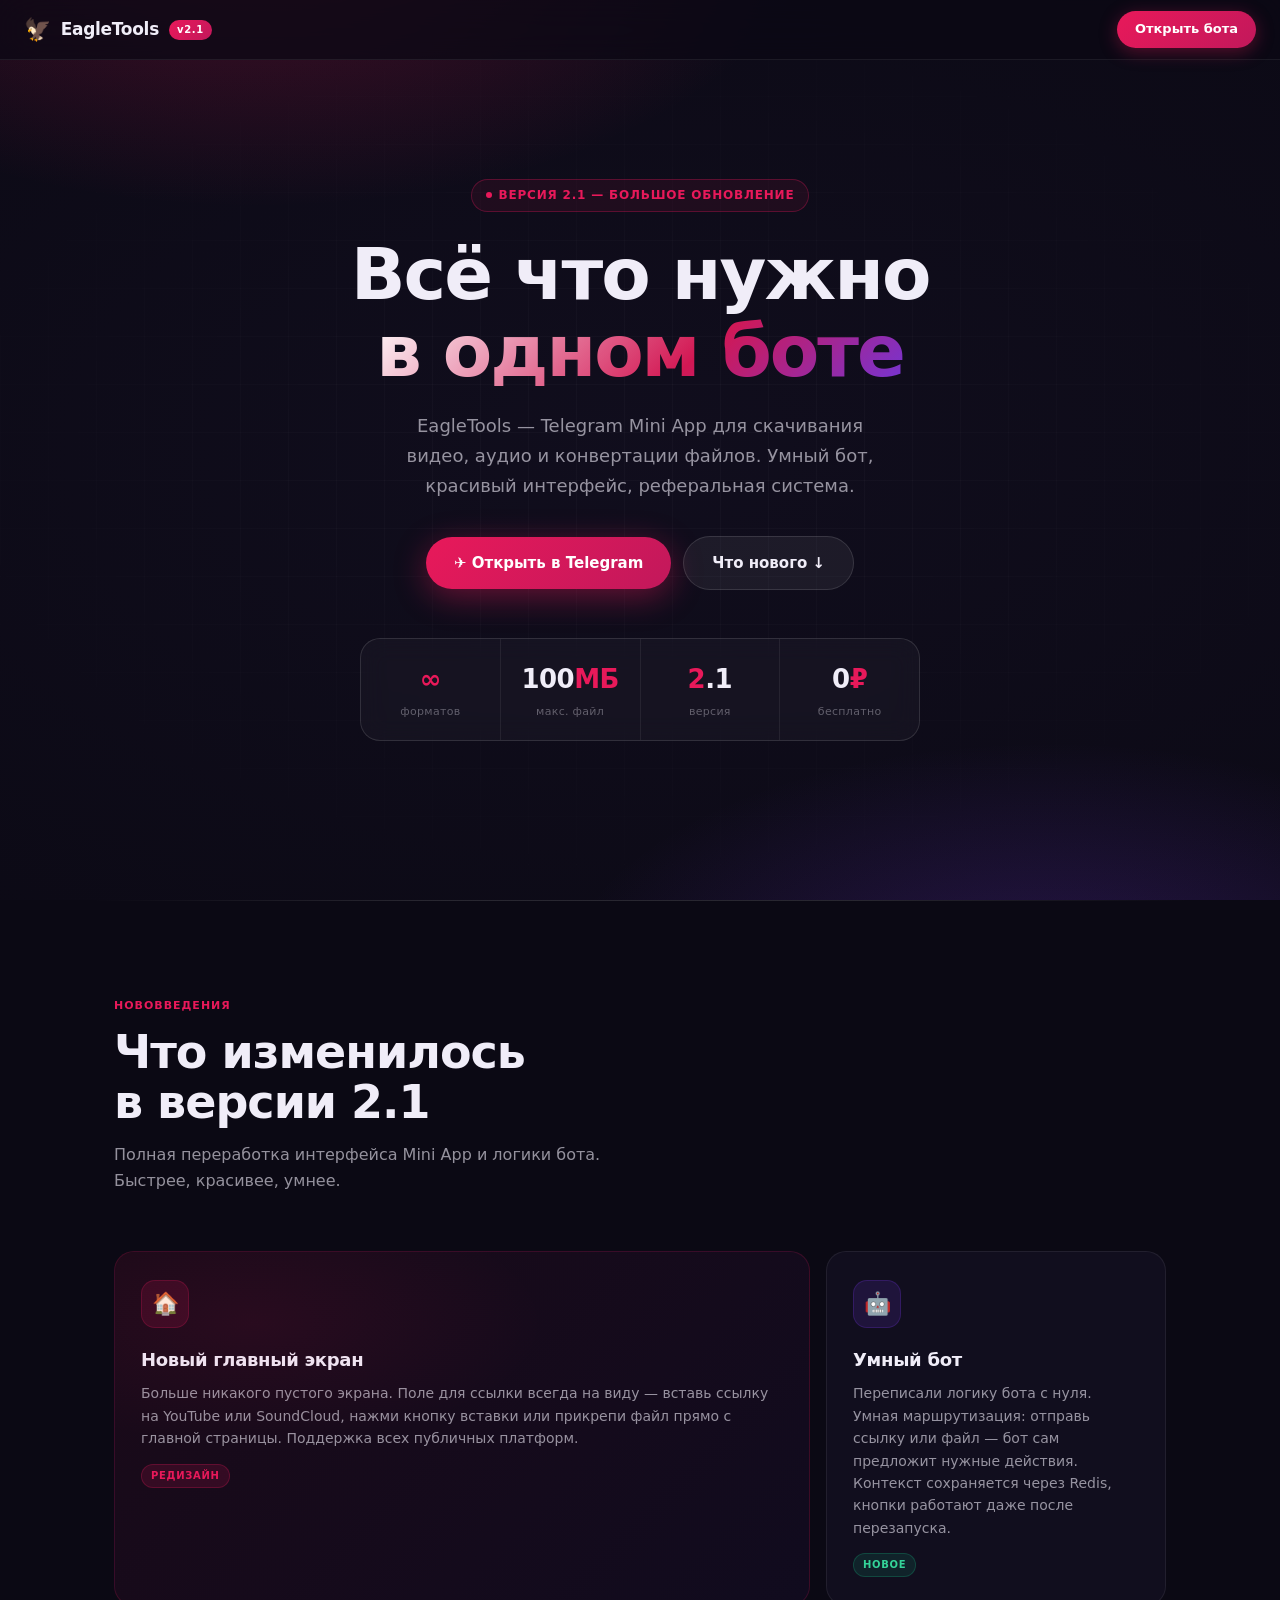
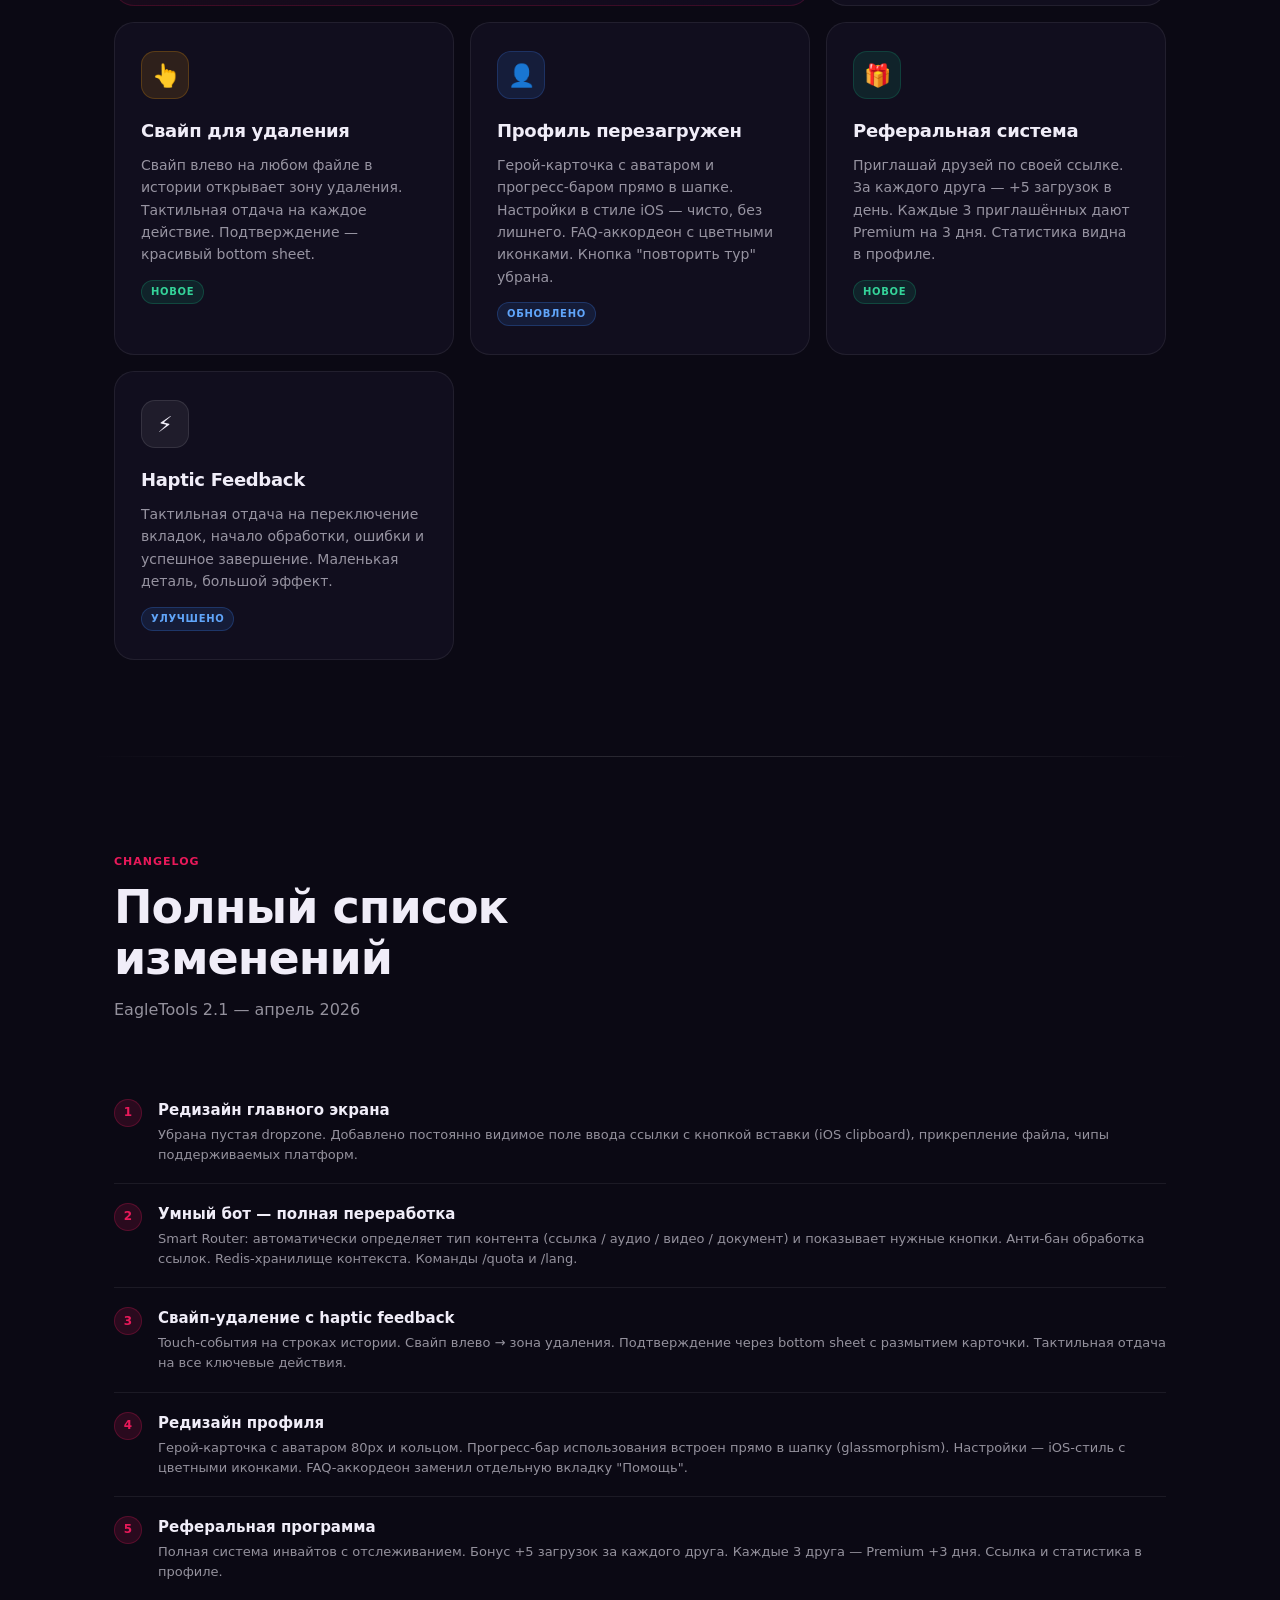
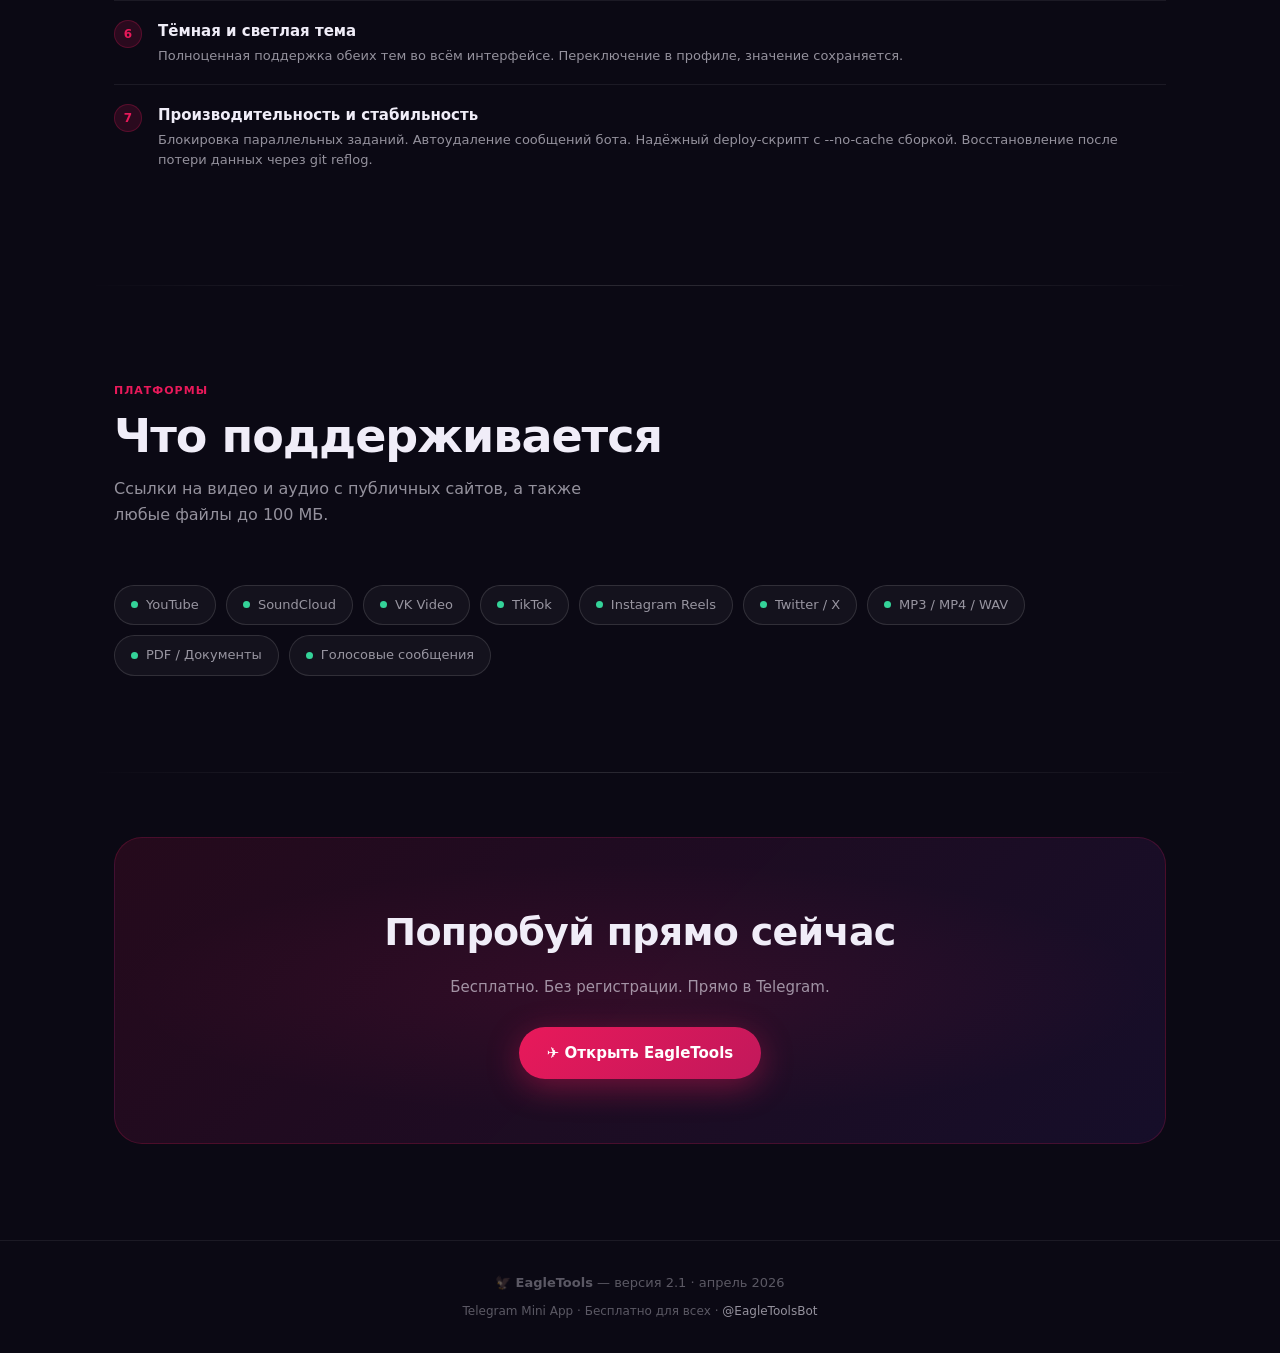
<file: landing/index.html>
<!doctype html>
<html lang="ru">
<head>
  <meta charset="utf-8" />
  <meta name="viewport" content="width=device-width, initial-scale=1" />
  <meta name="description" content="EagleTools — Telegram Mini App для скачивания видео, аудио и конвертации файлов. Версия 2.1" />
  <title>EagleTools 2.1 — что нового</title>
  <style>
    *, *::before, *::after { box-sizing: border-box; margin: 0; padding: 0; }

    :root {
      --rose:    #e8195a;
      --rose2:   #c2185b;
      --purple:  #7c3aed;
      --purple2: #5b21b6;
      --bg:      #0b0914;
      --bg2:     #110e1e;
      --bg3:     #18132a;
      --text:    #f0edf8;
      --text2:   rgba(240,237,248,.6);
      --text3:   rgba(240,237,248,.35);
      --border:  rgba(255,255,255,.07);
      --border2: rgba(255,255,255,.12);
      --font: -apple-system, BlinkMacSystemFont, "SF Pro Display", "Segoe UI", system-ui, sans-serif;
    }

    html { scroll-behavior: smooth; }
    body {
      font-family: var(--font);
      background: var(--bg);
      color: var(--text);
      min-height: 100vh;
      line-height: 1.6;
      overflow-x: hidden;
    }

    /* ── NAV ── */
    nav {
      position: fixed; top: 0; left: 0; right: 0; z-index: 100;
      display: flex; align-items: center; justify-content: space-between;
      padding: 0 24px; height: 60px;
      background: rgba(11,9,20,.75);
      backdrop-filter: blur(20px); -webkit-backdrop-filter: blur(20px);
      border-bottom: 1px solid var(--border);
    }
    .nav-brand { display: flex; align-items: center; gap: 10px; font-size: 17px; font-weight: 700; letter-spacing: -.3px; color: var(--text); text-decoration: none; }
    .nav-logo { font-size: 22px; }
    .nav-badge {
      font-size: 10px; font-weight: 700; letter-spacing: .7px;
      padding: 2px 8px; border-radius: 999px;
      background: linear-gradient(135deg, var(--rose), var(--rose2));
      color: #fff;
    }
    .nav-cta {
      padding: 8px 18px; border-radius: 999px;
      background: linear-gradient(135deg, var(--rose), var(--rose2));
      color: #fff; font-size: 13px; font-weight: 600;
      text-decoration: none; border: none; cursor: pointer;
      box-shadow: 0 4px 18px rgba(232,25,90,.35);
      transition: opacity .15s, transform .12s;
    }
    .nav-cta:hover { opacity: .88; transform: translateY(-1px); }

    /* ── HERO ── */
    .hero {
      position: relative; min-height: 100vh;
      display: flex; flex-direction: column;
      align-items: center; justify-content: center;
      padding: 100px 24px 80px;
      text-align: center; overflow: hidden;
    }
    .hero-bg {
      position: absolute; inset: 0; z-index: 0;
      background:
        radial-gradient(ellipse 80% 60% at 20% -10%, rgba(232,25,90,.28) 0%, transparent 55%),
        radial-gradient(ellipse 70% 50% at 82% 110%, rgba(124,58,237,.24) 0%, transparent 55%),
        radial-gradient(ellipse 100% 80% at 50% 50%, rgba(17,14,30,.9) 0%, transparent 100%);
      animation: heroPulse 8s ease-in-out infinite alternate;
    }
    @keyframes heroPulse {
      from { opacity: .8; }
      to   { opacity: 1; }
    }
    .hero-grid {
      position: absolute; inset: 0; z-index: 0;
      background-image:
        linear-gradient(rgba(255,255,255,.025) 1px, transparent 1px),
        linear-gradient(90deg, rgba(255,255,255,.025) 1px, transparent 1px);
      background-size: 48px 48px;
      mask-image: radial-gradient(ellipse 80% 70% at 50% 50%, black 20%, transparent 80%);
    }
    .hero-content { position: relative; z-index: 1; max-width: 680px; }
    .hero-tag {
      display: inline-flex; align-items: center; gap: 7px;
      font-size: 12px; font-weight: 600; letter-spacing: .8px; text-transform: uppercase;
      color: var(--rose);
      padding: 6px 14px; border-radius: 999px;
      border: 1px solid rgba(232,25,90,.3);
      background: rgba(232,25,90,.08);
      margin-bottom: 24px;
    }
    .hero-tag-dot { width: 6px; height: 6px; border-radius: 50%; background: var(--rose); animation: blink 1.6s ease-in-out infinite; }
    @keyframes blink { 0%,100%{opacity:1}50%{opacity:.3} }
    .hero-title {
      font-size: clamp(38px, 8vw, 72px);
      font-weight: 800; letter-spacing: -2px; line-height: 1.08;
      margin-bottom: 20px;
    }
    .hero-title .grad {
      background: linear-gradient(135deg, #fff 0%, rgba(232,25,90,.9) 60%, rgba(124,58,237,.9) 100%);
      -webkit-background-clip: text; -webkit-text-fill-color: transparent;
      background-clip: text;
    }
    .hero-sub {
      font-size: clamp(15px, 2.5vw, 18px);
      color: var(--text2); line-height: 1.65;
      max-width: 480px; margin: 0 auto 36px;
    }
    .hero-btns { display: flex; align-items: center; justify-content: center; gap: 12px; flex-wrap: wrap; }
    .btn-primary {
      display: inline-flex; align-items: center; gap: 8px;
      padding: 14px 28px; border-radius: 999px;
      background: linear-gradient(135deg, var(--rose), var(--rose2));
      color: #fff; font-size: 15px; font-weight: 700;
      text-decoration: none; border: none; cursor: pointer;
      box-shadow: 0 8px 32px rgba(232,25,90,.4);
      transition: transform .15s, box-shadow .15s;
    }
    .btn-primary:hover { transform: translateY(-2px); box-shadow: 0 12px 40px rgba(232,25,90,.5); }
    .btn-secondary {
      display: inline-flex; align-items: center; gap: 8px;
      padding: 14px 28px; border-radius: 999px;
      background: rgba(255,255,255,.06); border: 1px solid var(--border2);
      color: var(--text); font-size: 15px; font-weight: 600;
      text-decoration: none; cursor: pointer;
      transition: background .15s, transform .15s;
    }
    .btn-secondary:hover { background: rgba(255,255,255,.1); transform: translateY(-1px); }

    /* ── STATS BAR ── */
    .stats {
      display: flex; align-items: stretch; justify-content: center;
      gap: 0; margin-top: 64px;
      border: 1px solid var(--border2);
      border-radius: 20px; overflow: hidden;
      background: rgba(255,255,255,.03);
      backdrop-filter: blur(12px);
      max-width: 560px; margin-left: auto; margin-right: auto;
    }
    .stat { flex: 1; padding: 20px 16px; text-align: center; border-right: 1px solid var(--border); }
    .stat:last-child { border-right: none; }
    .stat-val { font-size: 26px; font-weight: 800; letter-spacing: -.5px; color: var(--text); }
    .stat-val span { color: var(--rose); }
    .stat-label { font-size: 11px; color: var(--text3); margin-top: 2px; font-weight: 500; letter-spacing: .3px; }

    /* ── SECTIONS ── */
    section { padding: 96px 24px; max-width: 1100px; margin: 0 auto; }
    .section-tag {
      font-size: 11px; font-weight: 700; letter-spacing: 1px; text-transform: uppercase;
      color: var(--rose); margin-bottom: 12px;
    }
    .section-title {
      font-size: clamp(28px, 5vw, 46px); font-weight: 800; letter-spacing: -1px;
      line-height: 1.1; margin-bottom: 14px;
    }
    .section-sub { font-size: 16px; color: var(--text2); max-width: 500px; line-height: 1.65; margin-bottom: 56px; }

    /* ── FEATURE GRID ── */
    .feat-grid { display: grid; grid-template-columns: repeat(auto-fit, minmax(300px, 1fr)); gap: 16px; }
    .feat-card {
      position: relative; overflow: hidden;
      padding: 28px 26px;
      border-radius: 20px;
      background: var(--bg2);
      border: 1px solid var(--border);
      transition: border-color .2s, transform .2s;
    }
    .feat-card:hover { border-color: var(--border2); transform: translateY(-3px); }
    .feat-card.is-hero {
      grid-column: span 2;
      background: linear-gradient(135deg, rgba(232,25,90,.07) 0%, rgba(124,58,237,.05) 100%);
      border-color: rgba(232,25,90,.18);
    }
    @media (max-width: 680px) { .feat-card.is-hero { grid-column: span 1; } }
    .feat-card__glow {
      position: absolute; inset: 0; border-radius: inherit;
      background: radial-gradient(ellipse 60% 50% at 20% 20%, rgba(232,25,90,.08), transparent 70%);
      pointer-events: none;
    }
    .feat-icon {
      width: 48px; height: 48px; border-radius: 14px;
      display: grid; place-items: center; font-size: 22px;
      margin-bottom: 18px;
    }
    .feat-icon--rose   { background: rgba(232,25,90,.14); border: 1px solid rgba(232,25,90,.22); }
    .feat-icon--purple { background: rgba(124,58,237,.14); border: 1px solid rgba(124,58,237,.22); }
    .feat-icon--blue   { background: rgba(59,130,246,.13); border: 1px solid rgba(59,130,246,.22); }
    .feat-icon--amber  { background: rgba(245,158,11,.13); border: 1px solid rgba(245,158,11,.22); }
    .feat-icon--ok     { background: rgba(16,185,129,.12); border: 1px solid rgba(16,185,129,.2); }
    .feat-icon--gray   { background: rgba(255,255,255,.06); border: 1px solid rgba(255,255,255,.1); }
    .feat-card__title { font-size: 18px; font-weight: 700; letter-spacing: -.3px; margin-bottom: 8px; }
    .feat-card__desc { font-size: 14px; color: var(--text2); line-height: 1.6; }
    .feat-tag {
      display: inline-block; margin-top: 14px;
      font-size: 10px; font-weight: 700; letter-spacing: .7px; text-transform: uppercase;
      padding: 3px 9px; border-radius: 999px;
      background: rgba(232,25,90,.14); color: var(--rose);
      border: 1px solid rgba(232,25,90,.25);
    }
    .feat-tag--new { background: rgba(16,185,129,.12); color: #34d399; border-color: rgba(16,185,129,.25); }
    .feat-tag--upd { background: rgba(59,130,246,.12); color: #60a5fa; border-color: rgba(59,130,246,.25); }

    /* ── CHANGELOG TABLE ── */
    .changelog { margin-top: 48px; }
    .cl-item {
      display: flex; align-items: flex-start; gap: 16px;
      padding: 18px 0; border-bottom: 1px solid var(--border);
    }
    .cl-item:last-child { border-bottom: none; }
    .cl-num {
      flex-shrink: 0; width: 28px; height: 28px; border-radius: 50%;
      display: grid; place-items: center; font-size: 12px; font-weight: 700;
      background: rgba(232,25,90,.14); border: 1px solid rgba(232,25,90,.25); color: var(--rose);
      margin-top: 1px;
    }
    .cl-body {}
    .cl-title { font-size: 15px; font-weight: 600; margin-bottom: 3px; }
    .cl-desc { font-size: 13px; color: var(--text2); line-height: 1.55; }

    /* ── PLATFORMS ── */
    .platforms { display: flex; flex-wrap: wrap; gap: 10px; margin-top: 36px; }
    .plat {
      display: flex; align-items: center; gap: 8px;
      padding: 9px 16px; border-radius: 999px;
      border: 1px solid var(--border2); background: rgba(255,255,255,.04);
      font-size: 13px; font-weight: 500; color: var(--text2);
    }
    .plat-dot { width: 7px; height: 7px; border-radius: 50%; background: #34d399; }

    /* ── CTA BANNER ── */
    .cta-banner {
      position: relative; overflow: hidden;
      padding: 64px 32px; border-radius: 28px;
      background: linear-gradient(135deg, rgba(232,25,90,.12) 0%, rgba(124,58,237,.1) 100%);
      border: 1px solid rgba(232,25,90,.2);
      text-align: center;
    }
    .cta-banner__glow {
      position: absolute; inset: 0;
      background: radial-gradient(ellipse 70% 60% at 50% 50%, rgba(232,25,90,.1), transparent 70%);
      animation: heroPulse 5s ease-in-out infinite alternate;
    }
    .cta-banner__content { position: relative; }
    .cta-banner__title { font-size: clamp(24px, 4vw, 38px); font-weight: 800; letter-spacing: -.7px; margin-bottom: 12px; }
    .cta-banner__sub { font-size: 15px; color: var(--text2); margin-bottom: 28px; }

    /* ── FOOTER ── */
    footer {
      border-top: 1px solid var(--border);
      padding: 32px 24px;
      text-align: center;
      color: var(--text3); font-size: 13px;
    }
    footer a { color: var(--text2); text-decoration: none; }
    footer a:hover { color: var(--text); }

    /* ── DIVIDER ── */
    .divider { height: 1px; background: linear-gradient(90deg, transparent, var(--border2) 30%, var(--border2) 70%, transparent); max-width: 1100px; margin: 0 auto; }

    /* mobile */
    @media (max-width: 600px) {
      nav { padding: 0 16px; }
      section { padding: 64px 16px; }
      .stats { max-width: 100%; }
      .stat-val { font-size: 20px; }
    }
  </style>
</head>
<body>

  <!-- NAV -->
  <nav>
    <a class="nav-brand" href="#">
      <span class="nav-logo">🦅</span>
      EagleTools
      <span class="nav-badge">v2.1</span>
    </a>
    <a class="nav-cta" href="https://t.me/EagleToolsBot">Открыть бота</a>
  </nav>

  <!-- HERO -->
  <div class="hero">
    <div class="hero-bg"></div>
    <div class="hero-grid"></div>
    <div class="hero-content">
      <div class="hero-tag">
        <span class="hero-tag-dot"></span>
        Версия 2.1 — большое обновление
      </div>
      <h1 class="hero-title">
        Всё что нужно<br>
        <span class="grad">в одном боте</span>
      </h1>
      <p class="hero-sub">
        EagleTools — Telegram Mini App для скачивания видео, аудио и конвертации файлов.
        Умный бот, красивый интерфейс, реферальная система.
      </p>
      <div class="hero-btns">
        <a class="btn-primary" href="https://t.me/EagleToolsBot">
          ✈️ Открыть в Telegram
        </a>
        <a class="btn-secondary" href="#changelog">
          Что нового ↓
        </a>
      </div>

      <div class="stats" style="margin-top:48px;">
        <div class="stat">
          <div class="stat-val"><span>∞</span></div>
          <div class="stat-label">форматов</div>
        </div>
        <div class="stat">
          <div class="stat-val">100<span>МБ</span></div>
          <div class="stat-label">макс. файл</div>
        </div>
        <div class="stat">
          <div class="stat-val"><span>2</span>.1</div>
          <div class="stat-label">версия</div>
        </div>
        <div class="stat">
          <div class="stat-val">0<span>₽</span></div>
          <div class="stat-label">бесплатно</div>
        </div>
      </div>
    </div>
  </div>

  <div class="divider"></div>

  <!-- FEATURES -->
  <section>
    <div class="section-tag">Нововведения</div>
    <h2 class="section-title">Что изменилось<br>в версии 2.1</h2>
    <p class="section-sub">Полная переработка интерфейса Mini App и логики бота. Быстрее, красивее, умнее.</p>

    <div class="feat-grid">

      <div class="feat-card is-hero">
        <div class="feat-card__glow"></div>
        <div class="feat-icon feat-icon--rose">🏠</div>
        <div class="feat-card__title">Новый главный экран</div>
        <div class="feat-card__desc">
          Больше никакого пустого экрана. Поле для ссылки всегда на виду — вставь ссылку
          на YouTube или SoundCloud, нажми кнопку вставки или прикрепи файл прямо с главной страницы.
          Поддержка всех публичных платформ.
        </div>
        <span class="feat-tag">Редизайн</span>
      </div>

      <div class="feat-card">
        <div class="feat-icon feat-icon--purple">🤖</div>
        <div class="feat-card__title">Умный бот</div>
        <div class="feat-card__desc">
          Переписали логику бота с нуля. Умная маршрутизация: отправь ссылку или файл —
          бот сам предложит нужные действия. Контекст сохраняется через Redis, кнопки
          работают даже после перезапуска.
        </div>
        <span class="feat-tag feat-tag--new">Новое</span>
      </div>

      <div class="feat-card">
        <div class="feat-icon feat-icon--amber">👆</div>
        <div class="feat-card__title">Свайп для удаления</div>
        <div class="feat-card__desc">
          Свайп влево на любом файле в истории открывает зону удаления.
          Тактильная отдача на каждое действие. Подтверждение — красивый bottom sheet.
        </div>
        <span class="feat-tag feat-tag--new">Новое</span>
      </div>

      <div class="feat-card">
        <div class="feat-icon feat-icon--blue">👤</div>
        <div class="feat-card__title">Профиль перезагружен</div>
        <div class="feat-card__desc">
          Герой-карточка с аватаром и прогресс-баром прямо в шапке. Настройки в стиле iOS —
          чисто, без лишнего. FAQ-аккордеон с цветными иконками. Кнопка "повторить тур" убрана.
        </div>
        <span class="feat-tag feat-tag--upd">Обновлено</span>
      </div>

      <div class="feat-card">
        <div class="feat-icon feat-icon--ok">🎁</div>
        <div class="feat-card__title">Реферальная система</div>
        <div class="feat-card__desc">
          Приглашай друзей по своей ссылке. За каждого друга — +5 загрузок в день.
          Каждые 3 приглашённых дают Premium на 3 дня. Статистика видна в профиле.
        </div>
        <span class="feat-tag feat-tag--new">Новое</span>
      </div>

      <div class="feat-card">
        <div class="feat-icon feat-icon--gray">⚡️</div>
        <div class="feat-card__title">Haptic Feedback</div>
        <div class="feat-card__desc">
          Тактильная отдача на переключение вкладок, начало обработки,
          ошибки и успешное завершение. Маленькая деталь, большой эффект.
        </div>
        <span class="feat-tag feat-tag--upd">Улучшено</span>
      </div>

    </div>
  </section>

  <div class="divider"></div>

  <!-- CHANGELOG -->
  <section id="changelog">
    <div class="section-tag">Changelog</div>
    <h2 class="section-title">Полный список<br>изменений</h2>
    <p class="section-sub">EagleTools 2.1 — апрель 2026</p>

    <div class="changelog">
      <div class="cl-item">
        <div class="cl-num">1</div>
        <div class="cl-body">
          <div class="cl-title">Редизайн главного экрана</div>
          <div class="cl-desc">Убрана пустая dropzone. Добавлено постоянно видимое поле ввода ссылки с кнопкой вставки (iOS clipboard), прикрепление файла, чипы поддерживаемых платформ.</div>
        </div>
      </div>
      <div class="cl-item">
        <div class="cl-num">2</div>
        <div class="cl-body">
          <div class="cl-title">Умный бот — полная переработка</div>
          <div class="cl-desc">Smart Router: автоматически определяет тип контента (ссылка / аудио / видео / документ) и показывает нужные кнопки. Анти-бан обработка ссылок. Redis-хранилище контекста. Команды /quota и /lang.</div>
        </div>
      </div>
      <div class="cl-item">
        <div class="cl-num">3</div>
        <div class="cl-body">
          <div class="cl-title">Свайп-удаление с haptic feedback</div>
          <div class="cl-desc">Touch-события на строках истории. Свайп влево → зона удаления. Подтверждение через bottom sheet с размытием карточки. Тактильная отдача на все ключевые действия.</div>
        </div>
      </div>
      <div class="cl-item">
        <div class="cl-num">4</div>
        <div class="cl-body">
          <div class="cl-title">Редизайн профиля</div>
          <div class="cl-desc">Герой-карточка с аватаром 80px и кольцом. Прогресс-бар использования встроен прямо в шапку (glassmorphism). Настройки — iOS-стиль с цветными иконками. FAQ-аккордеон заменил отдельную вкладку "Помощь".</div>
        </div>
      </div>
      <div class="cl-item">
        <div class="cl-num">5</div>
        <div class="cl-body">
          <div class="cl-title">Реферальная программа</div>
          <div class="cl-desc">Полная система инвайтов с отслеживанием. Бонус +5 загрузок за каждого друга. Каждые 3 друга — Premium +3 дня. Ссылка и статистика в профиле.</div>
        </div>
      </div>
      <div class="cl-item">
        <div class="cl-num">6</div>
        <div class="cl-body">
          <div class="cl-title">Тёмная и светлая тема</div>
          <div class="cl-desc">Полноценная поддержка обеих тем во всём интерфейсе. Переключение в профиле, значение сохраняется.</div>
        </div>
      </div>
      <div class="cl-item">
        <div class="cl-num">7</div>
        <div class="cl-body">
          <div class="cl-title">Производительность и стабильность</div>
          <div class="cl-desc">Блокировка параллельных заданий. Автоудаление сообщений бота. Надёжный deploy-скрипт с --no-cache сборкой. Восстановление после потери данных через git reflog.</div>
        </div>
      </div>
    </div>
  </section>

  <div class="divider"></div>

  <!-- PLATFORMS -->
  <section>
    <div class="section-tag">Платформы</div>
    <h2 class="section-title">Что поддерживается</h2>
    <p class="section-sub">Ссылки на видео и аудио с публичных сайтов, а также любые файлы до 100 МБ.</p>

    <div class="platforms">
      <div class="plat"><span class="plat-dot"></span> YouTube</div>
      <div class="plat"><span class="plat-dot"></span> SoundCloud</div>
      <div class="plat"><span class="plat-dot"></span> VK Video</div>
      <div class="plat"><span class="plat-dot"></span> TikTok</div>
      <div class="plat"><span class="plat-dot"></span> Instagram Reels</div>
      <div class="plat"><span class="plat-dot"></span> Twitter / X</div>
      <div class="plat"><span class="plat-dot"></span> MP3 / MP4 / WAV</div>
      <div class="plat"><span class="plat-dot"></span> PDF / Документы</div>
      <div class="plat"><span class="plat-dot"></span> Голосовые сообщения</div>
    </div>
  </section>

  <div class="divider"></div>

  <!-- CTA -->
  <section style="padding-top: 64px; padding-bottom: 96px;">
    <div class="cta-banner">
      <div class="cta-banner__glow"></div>
      <div class="cta-banner__content">
        <div class="cta-banner__title">Попробуй прямо сейчас</div>
        <div class="cta-banner__sub">Бесплатно. Без регистрации. Прямо в Telegram.</div>
        <a class="btn-primary" href="https://t.me/EagleToolsBot">
          ✈️ Открыть EagleTools
        </a>
      </div>
    </div>
  </section>

  <!-- FOOTER -->
  <footer>
    <p style="margin-bottom:8px;">🦅 <strong>EagleTools</strong> — версия 2.1 · апрель 2026</p>
    <p style="color:var(--text3); font-size:12px;">Telegram Mini App · Бесплатно для всех · <a href="https://t.me/EagleToolsBot">@EagleToolsBot</a></p>
  </footer>

</body>
</html>
</file>
